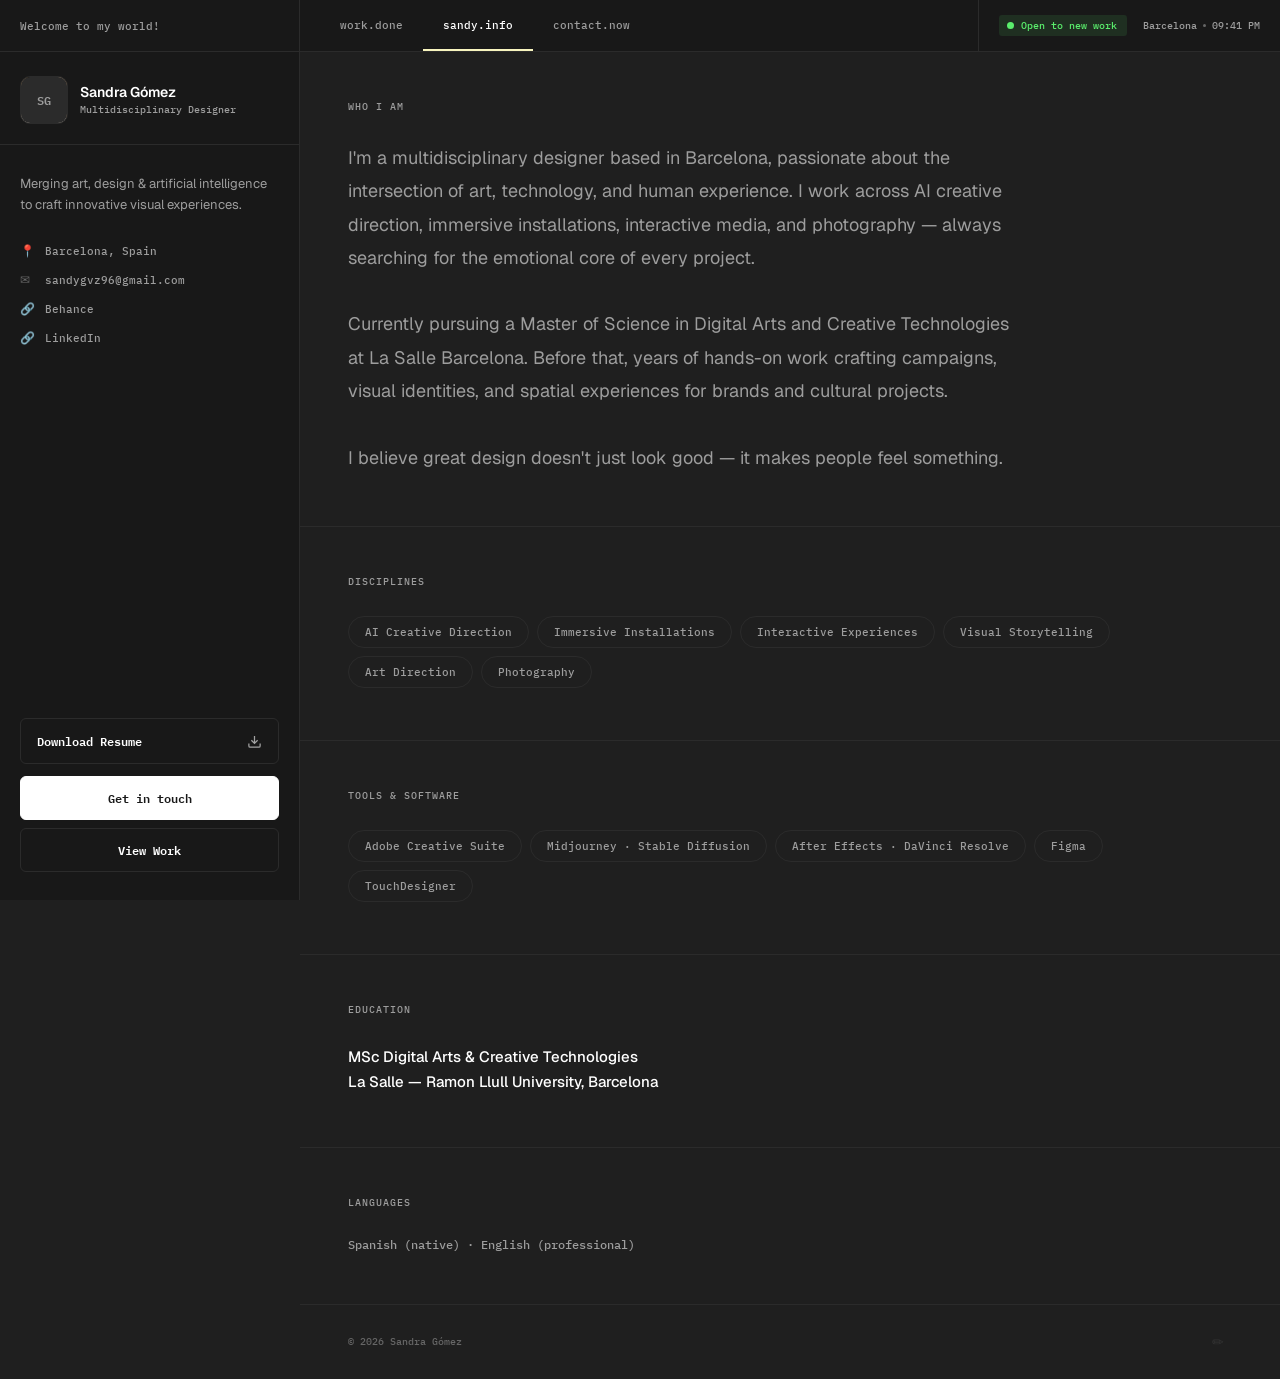
<file: about.html>
<!DOCTYPE html>
<html lang="en">
<head>
  <meta charset="UTF-8" />
  <meta name="viewport" content="width=device-width, initial-scale=1.0" />
  <title>Sandra Gómez — sandy.info</title>
  <link rel="preconnect" href="https://fonts.googleapis.com" />
  <link rel="preconnect" href="https://fonts.gstatic.com" crossorigin />
  <link href="https://fonts.googleapis.com/css2?family=IBM+Plex+Mono:ital,wght@0,400;0,500;0,600;1,400&family=Geist:wght@300;400;500;600;700;800;900&display=swap" rel="stylesheet" />
  <link rel="stylesheet" href="css/style.css" />
</head>
<body data-page="about">

  <header class="topnav" id="topnav"></header>

  <div class="page">
    <aside class="sidebar" id="sidebar"></aside>
    <main class="main">
      <div id="about-content"></div>
      <footer class="footer">
        <span class="footer__copy"></span>
        <button class="footer__edit-btn" id="edit-toggle" title="Open content manager">✏</button>
      </footer>
    </main>
  </div>

  <script src="js/content.js"></script>
  <script src="js/layout.js"></script>
  <script src="js/render.js"></script>
  <script src="js/editor.js"></script>
  <script src="js/data.js"></script>
</body>
</html>
</file>
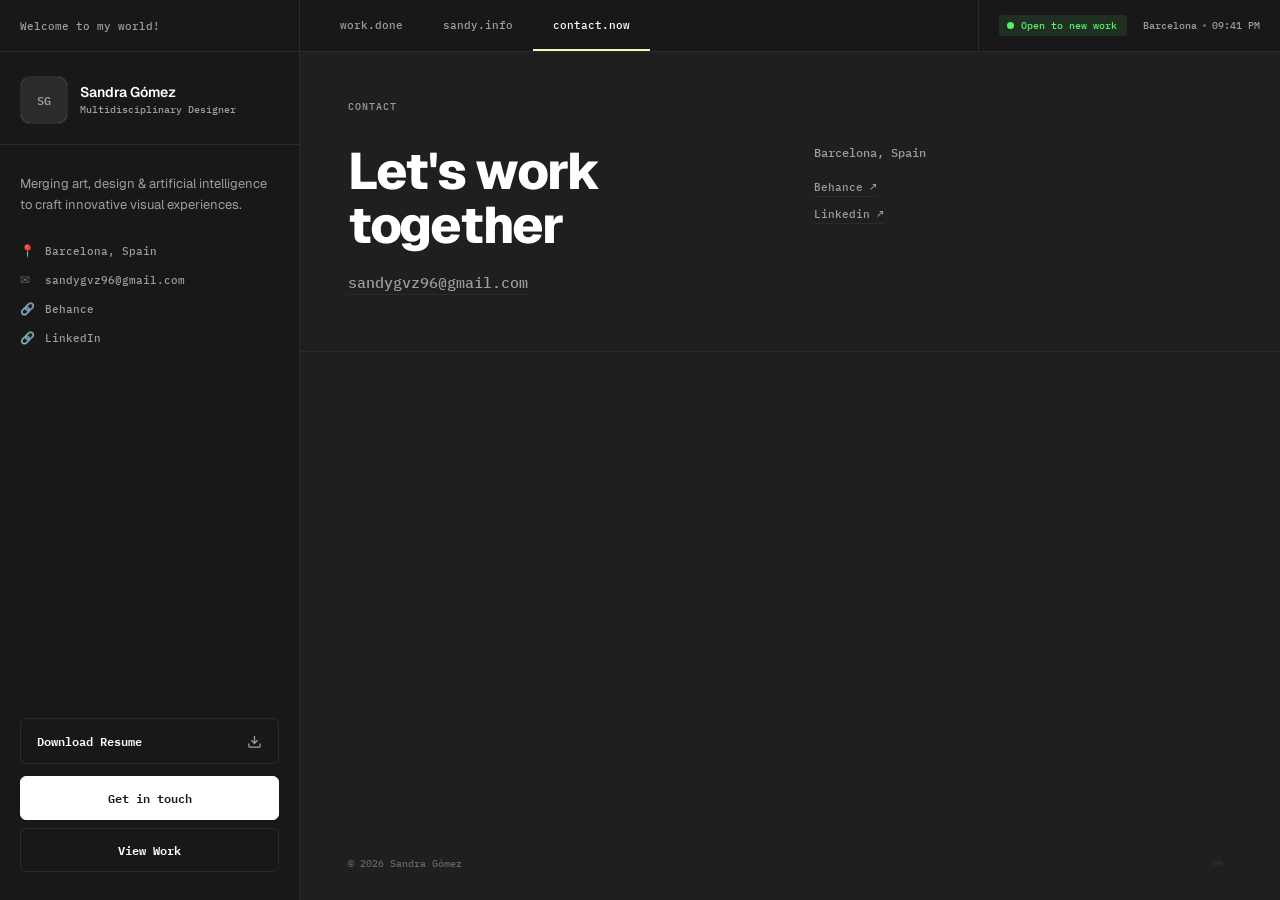
<file: contact.html>
<!DOCTYPE html>
<html lang="en">
<head>
  <meta charset="UTF-8" />
  <meta name="viewport" content="width=device-width, initial-scale=1.0" />
  <title>Sandra Gómez — Contact</title>
  <link rel="preconnect" href="https://fonts.googleapis.com" />
  <link rel="preconnect" href="https://fonts.gstatic.com" crossorigin />
  <link href="https://fonts.googleapis.com/css2?family=IBM+Plex+Mono:ital,wght@0,400;0,500;0,600;1,400&family=Geist:wght@300;400;500;600;700;800;900&display=swap" rel="stylesheet" />
  <link rel="stylesheet" href="css/style.css" />
</head>
<body data-page="contact">

  <header class="topnav" id="topnav"></header>

  <div class="page">
    <aside class="sidebar" id="sidebar"></aside>
    <main class="main">
      <section class="section">
        <div class="section__header">
          <span class="section__label">Contact</span>
        </div>
        <div id="contact-content"></div>
      </section>
      <footer class="footer">
        <span class="footer__copy"></span>
        <button class="footer__edit-btn" id="edit-toggle" title="Open content manager">✏</button>
      </footer>
    </main>
  </div>

  <script src="js/content.js"></script>
  <script src="js/layout.js"></script>
  <script src="js/render.js"></script>
  <script src="js/editor.js"></script>
  <script src="js/data.js"></script>
</body>
</html>
</file>
<file: css/style.css>
/* css/style.css — replicating jaxon-cruz-wbs.framer.website structure */

/* ── RESET ───────────────────────────────────────────── */
*, *::before, *::after { box-sizing: border-box; margin: 0; padding: 0; }
ul { list-style: none; }

:root {
  /* Colors — exact tokens from Framer source */
  --bg:           #1f1f1f;
  --nav-bg:       #181818;
  --sidebar-bg:   #181818;
  --surface:      #2b2b2b;
  --surface-alt:  #333;
  --text:         #ffffff;
  --text-muted:   #9d9d9d;
  --text-dim:     #666;
  --accent-yellow:#f7f4be;
  --accent-green: rgb(90, 238, 108);
  --accent-green-bg: rgba(90, 238, 108, 0.1);
  --border:       rgb(43, 43, 43);
  --border-light: rgba(255,255,255,0.06);

  /* Typography */
  --font-sans: 'Geist', sans-serif;
  --font-mono: 'IBM Plex Mono', monospace;

  /* Layout */
  --sidebar-w: 300px;
  --nav-h: 52px;
}

html { scroll-behavior: smooth; }

body {
  font-family: var(--font-sans);
  background: var(--bg);
  color: var(--text);
  -webkit-font-smoothing: antialiased;
  -moz-osx-font-smoothing: grayscale;
}

img { display: block; object-fit: cover; }
a { color: inherit; text-decoration: none; }
button { cursor: pointer; font-family: inherit; }

/* ── TOP NAV ─────────────────────────────────────────── */
.topnav {
  position: fixed; top: 0; left: 0; right: 0; z-index: 200;
  height: var(--nav-h);
  display: grid;
  grid-template-columns: var(--sidebar-w) 1fr auto;
  background: var(--nav-bg);
  border-bottom: 1px solid var(--border);
}

.topnav__left {
  display: flex; align-items: center;
  padding: 0 20px;
  border-right: 1px solid var(--border);
}

.topnav__greeting {
  font-family: var(--font-mono);
  font-size: 11px;
  font-weight: 500;
  color: var(--text-muted);
  white-space: nowrap;
}

.topnav__center {
  display: flex; align-items: stretch;
  padding: 0 20px;
  gap: 0;
  position: relative;
}

.topnav__center a {
  display: flex; align-items: center;
  padding: 0 20px;
  font-family: var(--font-mono);
  font-size: 11px;
  font-weight: 500;
  color: var(--text-muted);
  border-bottom: 2px solid transparent;
  transition: color 0.15s, border-color 0.15s;
  white-space: nowrap;
}

.topnav__center a:hover { color: var(--text); }
.topnav__center a.active {
  color: var(--text);
  border-bottom-color: var(--accent-yellow);
}

.topnav__right {
  display: flex; align-items: center;
  padding: 0 20px;
  gap: 16px;
  border-left: 1px solid var(--border);
}

.topnav__status {
  display: flex; align-items: center; gap: 7px;
  background: var(--accent-green-bg);
  padding: 4px 10px 4px 8px;
  border-radius: 3px;
}

.topnav__status-dot {
  width: 7px; height: 7px;
  border-radius: 50%;
  background: var(--accent-green);
  flex-shrink: 0;
  animation: pulse 2s ease infinite;
}

@keyframes pulse {
  0%, 100% { opacity: 1; }
  50% { opacity: 0.4; }
}

.topnav__status-text {
  font-family: var(--font-mono);
  font-size: 10px;
  font-weight: 500;
  color: var(--accent-green);
  white-space: nowrap;
}

.topnav__meta {
  font-family: var(--font-mono);
  font-size: 10px;
  font-weight: 500;
  color: var(--text-muted);
  display: flex; align-items: center; gap: 6px;
  white-space: nowrap;
}

.topnav__meta-dot {
  width: 3px; height: 3px;
  border-radius: 50%;
  background: var(--text-dim);
  flex-shrink: 0;
}

/* ── PAGE SHELL ──────────────────────────────────────── */
.page {
  display: flex;
  min-height: 100vh;
  padding-top: var(--nav-h);
}

/* ── SIDEBAR (fixed left) ────────────────────────────── */
.sidebar {
  width: var(--sidebar-w);
  min-height: calc(100vh - var(--nav-h));
  background: var(--sidebar-bg);
  border-right: 1px solid var(--border);
  position: sticky;
  top: var(--nav-h);
  height: calc(100vh - var(--nav-h));
  display: flex;
  flex-direction: column;
  justify-content: space-between;
  padding: 0 0 28px;
  flex-shrink: 0;
  overflow-y: auto;
}

.sidebar__top {
  display: flex; flex-direction: column; gap: 28px;
}

/* Profile card */
.sidebar__profile {
  display: flex; align-items: center; gap: 12px;
  padding: 24px 20px 20px;
  border-bottom: 1px solid var(--border);
}

.sidebar__avatar-wrap {
  width: 48px; height: 48px;
  border-radius: 10px;
  overflow: hidden;
  border: 1px solid var(--border);
  background: var(--surface);
  flex-shrink: 0;
  position: relative;
}

.sidebar__avatar {
  width: 100%; height: 100%;
}

.sidebar__avatar-placeholder {
  position: absolute; inset: 0;
  display: flex; align-items: center; justify-content: center;
  font-family: var(--font-mono);
  font-size: 12px;
  font-weight: 600;
  color: var(--text-muted);
  background: var(--surface);
}

.sidebar__identity {
  display: flex; flex-direction: column; gap: 3px;
}

.sidebar__name {
  font-size: 14px;
  font-weight: 600;
  color: var(--text);
  line-height: 1.2;
}

.sidebar__title {
  font-family: var(--font-mono);
  font-size: 10px;
  font-weight: 500;
  color: var(--text-muted);
  line-height: 1.3;
}

/* Bio */
.sidebar__bio {
  padding: 0 20px;
  font-size: 13px;
  line-height: 1.65;
  color: var(--text-muted);
  font-weight: 400;
}

/* Contact list */
.sidebar__contact {
  padding: 0 20px;
  display: flex; flex-direction: column; gap: 14px;
}

.sidebar__contact-item {
  display: flex; align-items: center; gap: 10px;
}

.sidebar__contact-icon {
  width: 15px; height: 15px;
  flex-shrink: 0;
  color: var(--text-dim);
  font-size: 12px;
  display: flex; align-items: center;
}

.sidebar__contact-link {
  font-family: var(--font-mono);
  font-size: 11px;
  font-weight: 500;
  color: var(--text-muted);
  position: relative;
  padding-bottom: 1px;
  transition: color 0.15s;
}

.sidebar__contact-link::after {
  content: '';
  position: absolute; bottom: 0; left: 0; right: 0;
  height: 1px;
  background: var(--text-dim);
  transform: scaleX(0);
  transform-origin: left;
  transition: transform 0.2s;
}

.sidebar__contact-link:hover { color: var(--text); }
.sidebar__contact-link:hover::after { transform: scaleX(1); }

.sidebar__contact-text {
  font-family: var(--font-mono);
  font-size: 11px;
  font-weight: 500;
  color: var(--text-muted);
}

/* Bottom CTAs */
.sidebar__bottom {
  padding: 0 20px;
  display: flex; flex-direction: column; gap: 12px;
}

.sidebar__cv-btn {
  display: flex; align-items: center; justify-content: space-between;
  padding: 12px 16px;
  border: 1px solid var(--border);
  border-radius: 6px;
  font-family: var(--font-mono);
  font-size: 12px;
  font-weight: 600;
  color: var(--text);
  background: transparent;
  transition: background 0.15s, border-color 0.15s;
}

.sidebar__cv-btn:hover {
  background: var(--surface);
  border-color: var(--surface-alt);
}

.sidebar__cv-btn svg {
  opacity: 0.6;
}

.sidebar__cta {
  display: flex; flex-direction: column; gap: 8px;
}

/* ── BUTTONS ─────────────────────────────────────────── */
.btn {
  display: flex; align-items: center; justify-content: center;
  padding: 11px 16px;
  border: 1px solid var(--border);
  border-radius: 6px;
  font-family: var(--font-mono);
  font-size: 12px;
  font-weight: 600;
  color: var(--text);
  background: transparent;
  transition: background 0.15s, border-color 0.15s;
  text-align: center;
}

.btn:hover { background: var(--surface); border-color: var(--surface-alt); }

.btn-primary {
  background: var(--text);
  color: var(--nav-bg);
  border-color: var(--text);
}

.btn-primary:hover {
  background: var(--accent-yellow);
  border-color: var(--accent-yellow);
  color: var(--nav-bg);
}

/* ── MAIN CONTENT ────────────────────────────────────── */
.main {
  flex: 1;
  min-width: 0;
  display: flex; flex-direction: column;
}

/* ── SECTION ─────────────────────────────────────────── */
.section {
  padding: 48px 48px 56px;
  border-bottom: 1px solid var(--border);
}

.section__header {
  display: flex; align-items: center;
  justify-content: space-between;
  margin-bottom: 32px;
  gap: 24px;
  flex-wrap: wrap;
}

.section__label {
  font-family: var(--font-mono);
  font-size: 10px;
  font-weight: 500;
  color: var(--text-muted);
  letter-spacing: 0.1em;
  text-transform: uppercase;
}

/* ── WORK FILTERS ────────────────────────────────────── */
.work__filters {
  display: flex; gap: 6px; flex-wrap: wrap;
}

.filter-btn {
  padding: 5px 14px;
  border: 1px solid var(--border);
  border-radius: 100px;
  background: transparent;
  color: var(--text-muted);
  font-family: var(--font-mono);
  font-size: 10px;
  font-weight: 500;
  letter-spacing: 0.05em;
  cursor: pointer;
  transition: all 0.15s;
}

.filter-btn:hover { color: var(--text); border-color: var(--surface-alt); }
.filter-btn.active {
  background: var(--text); color: var(--nav-bg); border-color: var(--text);
}

/* ── WORK GRID (3 columns) ───────────────────────────── */
.work__grid {
  display: grid;
  grid-template-columns: repeat(2, 1fr);
  gap: 16px;
}

.project-card {
  display: flex;
  flex-direction: column;
  background: var(--nav-bg);
  border: 1px solid var(--border);
  border-radius: 12px;
  position: relative;
  overflow: hidden;
  cursor: pointer;
  transition: border-color 0.15s, transform 0.15s;
}

.project-card:hover {
  border-color: var(--surface-alt);
  transform: translateY(-2px);
}

.project-card__media {
  flex-shrink: 0;
  overflow: hidden;
  background: var(--surface);
  position: relative;
}

.project-card__media img {
  width: 100%; height: auto;
  transition: transform 0.4s cubic-bezier(0.25,0.46,0.45,0.94);
}

.project-card:hover .project-card__media img { transform: scale(1.05); }

.project-card__info {
  flex: 1;
  padding: 16px 18px 20px;
  display: flex; flex-direction: column; justify-content: center; gap: 7px;
  border-top: 1px solid var(--border);
}

.project-card__meta {
  display: flex; align-items: center; gap: 10px;
}

.project-card__category {
  font-family: var(--font-mono);
  font-size: 9px;
  font-weight: 500;
  letter-spacing: 0.1em;
  text-transform: uppercase;
  color: var(--text-muted);
}

.project-card__type-badge {
  font-family: var(--font-mono);
  font-size: 8px;
  font-weight: 600;
  letter-spacing: 0.08em;
  text-transform: uppercase;
  color: var(--accent-green);
  background: var(--accent-green-bg);
  padding: 2px 6px;
  border-radius: 100px;
}

.project-card__title {
  font-size: 14px;
  font-weight: 600;
  line-height: 1.3;
  color: var(--text);
  transition: color 0.15s;
}

.project-card:hover .project-card__title { color: var(--accent-yellow); }

.project-card__desc {
  font-size: 11px;
  color: var(--text-muted);
  line-height: 1.55;
  font-weight: 400;
}

/* ── ABOUT / SANDY.INFO ──────────────────────────────── */
.about__text {
  font-size: 18px;
  line-height: 1.8;
  color: var(--text-muted);
  max-width: 680px;
  font-weight: 400;
}

.info-block {
  padding: 48px 48px 52px;
  border-bottom: 1px solid var(--border);
}

.info-block__label {
  font-family: var(--font-mono);
  font-size: 10px;
  font-weight: 500;
  color: var(--text-muted);
  letter-spacing: 0.1em;
  text-transform: uppercase;
  margin-bottom: 28px;
}

.info-bio {
  font-size: 18px;
  line-height: 1.85;
  color: var(--text-muted);
  max-width: 680px;
  font-weight: 400;
  white-space: pre-line;
}

.info-tags {
  display: flex;
  flex-wrap: wrap;
  gap: 8px;
}

.info-tag {
  padding: 8px 16px;
  border: 1px solid var(--border);
  border-radius: 100px;
  font-family: var(--font-mono);
  font-size: 11px;
  font-weight: 500;
  color: var(--text-muted);
}

.info-education {
  font-size: 15px;
  font-weight: 500;
  color: var(--text);
  line-height: 1.7;
  white-space: pre-line;
}

.info-languages {
  font-family: var(--font-mono);
  font-size: 12px;
  font-weight: 500;
  color: var(--text-muted);
}

/* ── CONTACT ─────────────────────────────────────────── */
.contact__grid {
  display: grid;
  grid-template-columns: 1fr 1fr;
  gap: 48px;
  align-items: start;
}

.contact__heading {
  font-size: clamp(36px, 4vw, 56px);
  font-weight: 800;
  letter-spacing: -0.025em;
  line-height: 1.05;
}

.contact__email-link {
  font-family: var(--font-mono);
  font-size: 15px;
  color: var(--text-muted);
  font-weight: 500;
  border-bottom: 1px solid var(--border);
  padding-bottom: 2px;
  display: inline-block;
  transition: color 0.15s, border-color 0.15s;
  margin-top: 20px;
}

.contact__email-link:hover { color: var(--accent-yellow); border-color: var(--accent-yellow); }

.contact__socials {
  margin-top: 20px;
  display: flex; flex-direction: column; gap: 10px;
}

.contact__social {
  font-family: var(--font-mono);
  font-size: 11px;
  font-weight: 500;
  color: var(--text-muted);
  transition: color 0.15s;
  width: fit-content;
  border-bottom: 1px solid var(--border);
  padding-bottom: 2px;
}

.contact__social:hover { color: var(--text); border-color: var(--text-dim); }

/* ── EDIT CARD CONTROLS ──────────────────────────────── */
.edit-card-controls {
  display: none;
  position: absolute; top: 8px; right: 8px; z-index: 10; gap: 5px;
}

body.edit-mode .edit-card-controls { display: flex; }

.edit-card-controls button {
  padding: 3px 8px; border: none; border-radius: 4px;
  font-size: 9px; font-weight: 700;
  font-family: var(--font-mono);
}

.edit-btn-duplicate { background: #3b82f6; color: white; }
.edit-btn-delete { background: #ef4444; color: white; }

/* ── IMAGE PICKER (edit mode) ────────────────────────── */
.card-img-edit {
  position: absolute; bottom: 8px; left: 8px;
  background: rgba(0,0,0,0.7); color: white;
  font-size: 16px; padding: 5px 8px; border-radius: 6px;
  cursor: pointer; display: none; user-select: none;
}
body.edit-mode .card-img-edit { display: flex; }

.sidebar__avatar-edit {
  position: absolute; bottom: 0; right: 0;
  background: rgba(0,0,0,0.75); border: none; color: white;
  font-size: 13px; padding: 3px 5px; border-radius: 4px 0 6px 0;
  cursor: pointer; display: none;
}
body.edit-mode .sidebar__avatar-edit { display: block; }

/* ── TAG CONTROLS (edit mode) ────────────────────────── */
.info-tag-wrap {
  position: relative; display: inline-flex; align-items: center; gap: 0;
}

.info-tag-del {
  display: none;
  position: absolute; top: -5px; right: -5px;
  width: 16px; height: 16px;
  background: #ef4444; color: white; border: none; border-radius: 50%;
  font-size: 10px; font-weight: 700; cursor: pointer; line-height: 1;
  align-items: center; justify-content: center; padding: 0;
}

body.edit-mode .info-tag-del { display: flex; }

.info-tag-add {
  display: none;
  padding: 7px 14px; border: 1px dashed var(--text-dim); border-radius: 100px;
  background: transparent; color: var(--text-dim);
  font-family: var(--font-mono); font-size: 10px; font-weight: 600; cursor: pointer;
  transition: all 0.15s;
}

body.edit-mode .info-tag-add { display: inline-flex; }
body.edit-mode .info-tag-add:hover { color: var(--text); border-color: var(--text-dim); }

/* ── FOOTER ──────────────────────────────────────────── */
.footer {
  padding: 24px 48px;
  display: flex; justify-content: space-between; align-items: center;
  margin-top: auto;
}

.footer__copy {
  font-family: var(--font-mono);
  font-size: 10px;
  color: var(--text-dim);
  font-weight: 500;
}

.footer__edit-btn {
  background: none; border: none; font-size: 14px;
  color: var(--text-dim); opacity: 0.3; transition: opacity 0.15s; padding: 4px 8px;
}

.footer__edit-btn:hover { opacity: 1; }

/* ── PROJECT DETAIL MODAL ────────────────────────────── */
.modal { position: fixed; inset: 0; z-index: 1000; display: none; flex-direction: column; background: var(--bg); overflow-y: auto; }
.modal.open { display: flex; }
body.modal-open { overflow: hidden; }

.modal__topbar {
  position: sticky; top: 0; z-index: 2;
  height: var(--nav-h); flex-shrink: 0;
  display: flex; align-items: center;
  padding: 0 20px;
  background: var(--nav-bg);
  border-bottom: 1px solid var(--border);
}

.modal__back {
  font-family: var(--font-mono); font-size: 12px; font-weight: 400;
  color: var(--text-dim); background: none; border: none; cursor: pointer;
  transition: color 0.15s;
}
.modal__back:hover { color: var(--text-muted); }

.modal__content { width: 100%; max-width: 860px; margin: 0 auto; padding: 64px 48px 96px; cursor: default; }

.modal__title {
  font-family: var(--font-sans); font-size: clamp(32px, 5vw, 48px); font-weight: 700;
  line-height: 1.1; color: var(--text); margin-bottom: 28px;
}

.modal__comment {
  font-family: var(--font-mono); font-size: 11px; color: var(--text-dim); margin-bottom: 14px;
}

.modal__meta-grid {
  display: flex; flex-wrap: wrap; gap: 32px;
  padding-bottom: 32px; margin-bottom: 40px;
  border-bottom: 1px solid var(--border);
}
.modal__meta-col { display: flex; flex-direction: column; gap: 8px; min-width: 120px; }
.modal__meta-label { font-family: var(--font-mono); font-size: 11px; color: var(--text-dim); }
.modal__meta-value { font-family: var(--font-mono); font-size: 13px; color: var(--text-muted); }

.modal__hero {
  width: 100%; aspect-ratio: 4/3; border-radius: 6px; overflow: hidden;
  background: var(--surface); margin-bottom: 48px;
}
.modal__hero img { width: 100%; height: 100%; object-fit: cover; }

.modal__body { display: flex; flex-direction: column; gap: 40px; margin-bottom: 56px; }
.modal__section-heading { font-family: var(--font-sans); font-size: 15px; font-weight: 700; color: var(--text); margin-bottom: 14px; }
.modal__section-text { font-family: var(--font-mono); font-size: 13px; line-height: 1.85; color: var(--text-muted); }
.modal__section-text p + p { margin-top: 16px; }

.modal__deliverables { display: flex; flex-direction: column; gap: 6px; }
.modal__deliverables li { font-family: var(--font-mono); font-size: 13px; line-height: 1.85; color: var(--text-muted); }

.modal__gallery { display: grid; grid-template-columns: 1fr 1fr; gap: 16px; margin-bottom: 64px; }
.modal__gallery-item {
  position: relative; border-radius: 6px; overflow: hidden;
  aspect-ratio: 3/4; background: var(--surface);
}
.modal__gallery-item img { width: 100%; height: 100%; object-fit: cover; }
.modal__gallery-item--video { cursor: pointer; }
.modal__gallery-item--video .modal__slide-play-icon {
  position: absolute; inset: 0; display: flex; align-items: center; justify-content: center;
  background: rgba(0,0,0,0.35);
}
.modal__gallery-item--video .modal__slide-play-icon svg { width: 36px; height: 36px; fill: white; filter: drop-shadow(0 2px 8px rgba(0,0,0,0.6)); }

.modal__see-more {
  font-family: var(--font-sans); font-weight: 700; font-size: clamp(22px, 3vw, 28px);
  color: var(--text); background: none; border: none; text-align: left; cursor: pointer;
  transition: color 0.15s;
}
.modal__see-more:hover { color: var(--text-muted); }

/* ── EDIT MODE ───────────────────────────────────────── */
body.edit-mode [data-editable] {
  outline: 2px dashed rgba(247,244,190,0.5);
  outline-offset: 3px;
  border-radius: 3px;
  min-width: 30px; min-height: 1em;
}

.edit-save-bar {
  display: none; position: fixed; bottom: 24px; left: 50%; transform: translateX(-50%);
  background: var(--surface); border: 1px solid var(--border); border-radius: 100px;
  padding: 10px 20px; gap: 14px; align-items: center;
  box-shadow: 0 16px 48px rgba(0,0,0,0.6); z-index: 300; white-space: nowrap;
}

body.edit-mode .edit-save-bar { display: flex; }

.edit-save-bar span { font-family: var(--font-mono); font-size: 11px; color: var(--text-muted); }

.edit-save-bar button {
  padding: 6px 16px; border: none; border-radius: 100px;
  font-size: 11px; font-weight: 600; font-family: var(--font-mono);
}

.edit-save-btn { background: var(--accent-green); color: #000; }
.edit-cancel-btn { background: var(--surface-alt); color: var(--text); }

/* ── PLACEHOLDER ─────────────────────────────────────── */
.placeholder-img {
  width: 100%; aspect-ratio: 4/3;
  display: flex; align-items: center; justify-content: center;
  background: var(--surface); color: var(--text-dim);
  font-family: var(--font-mono); font-size: 10px; letter-spacing: 0.1em;
}

/* ── RESPONSIVE ──────────────────────────────────────── */
@media (max-width: 768px) {
  :root { --sidebar-w: 0px; --nav-h: 52px; }
  .sidebar { display: none; }
  .topnav { grid-template-columns: 1fr auto; }
  .topnav__left { display: none; }
  .topnav__right { display: none; }
  .topnav__center a { padding: 0 12px; }
  .section { padding: 32px 24px 40px; }
  .work__grid { grid-template-columns: 1fr; }
  .contact__grid { grid-template-columns: 1fr; }
  .footer { padding: 20px 24px; }
  .modal__content { padding: 32px 24px 64px; }
  .modal__meta-grid { gap: 20px; }
  .modal__gallery { gap: 10px; }
}
</file>
